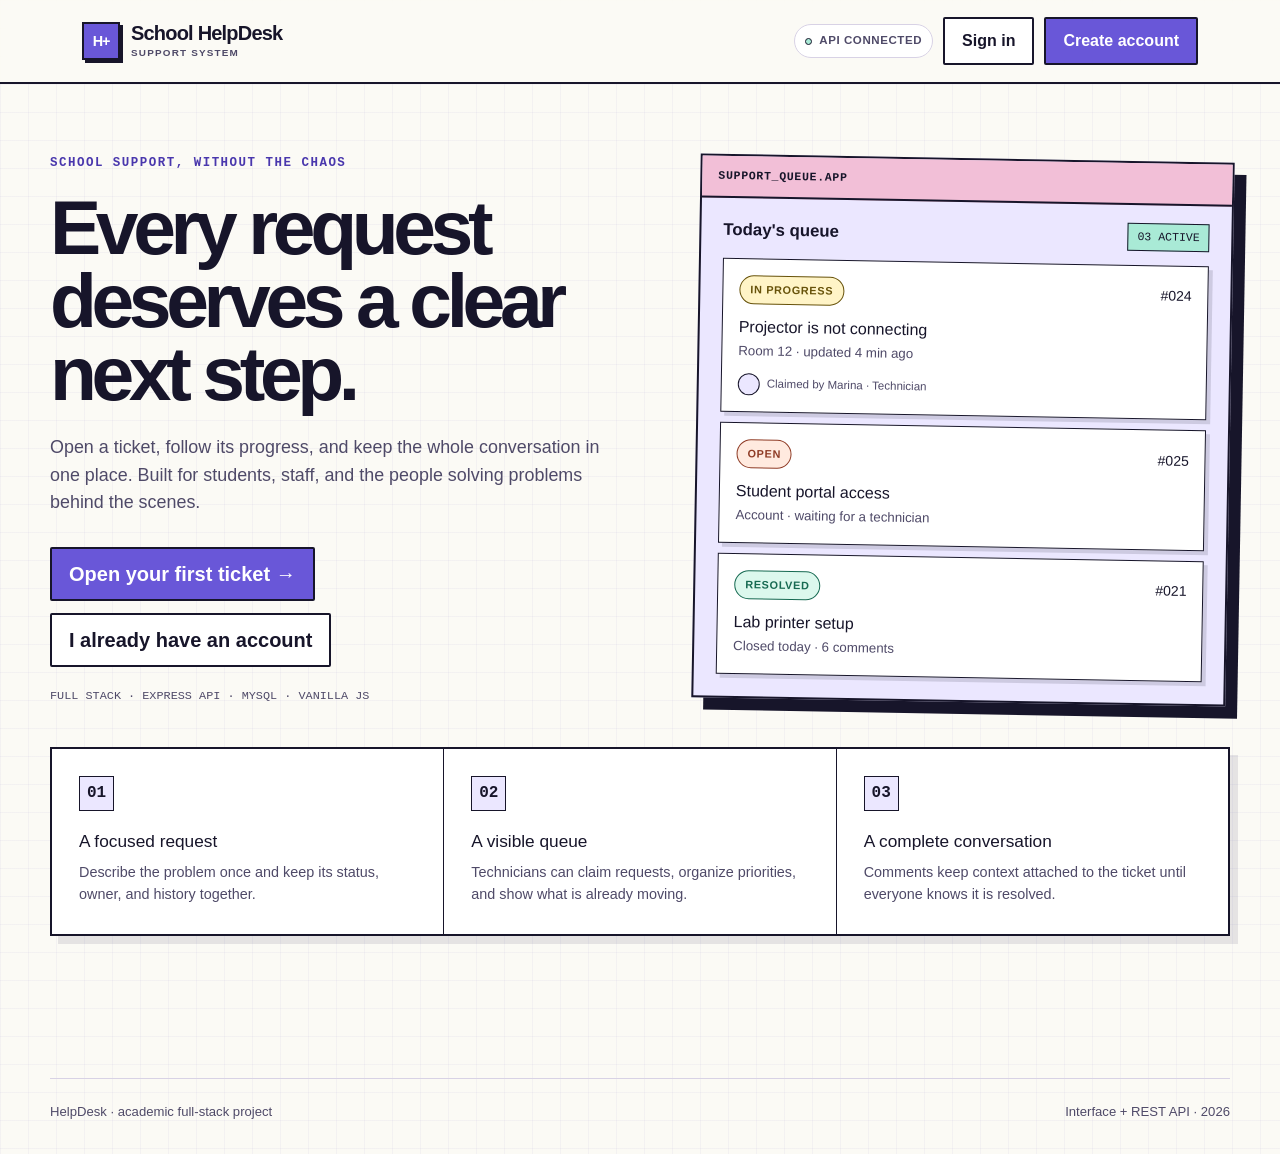
<file: index.html>
<!DOCTYPE html>
<html lang="en">
<head>
  <meta charset="UTF-8">
  <meta name="viewport" content="width=device-width, initial-scale=1.0">
  <meta name="description" content="A full-stack school support system for opening, organizing, and resolving requests.">
  <meta name="theme-color" content="#6957d8">
  <title>School HelpDesk — Support without the chaos</title>
  <link rel="icon" href="data:image/svg+xml,<svg xmlns=%22http://www.w3.org/2000/svg%22 viewBox=%220 0 64 64%22><rect width=%2264%22 height=%2264%22 rx=%2210%22 fill=%22%236957d8%22/><path d=%22M17 18v28M47 18v28M17 32h30%22 stroke=%22white%22 stroke-width=%228%22/></svg>">
  <link href="https://cdn.jsdelivr.net/npm/bootstrap@5.3.8/dist/css/bootstrap.min.css" rel="stylesheet" integrity="sha384-sRIl4kxILFvY47J16cr9ZwB07vP4J8+LH7qKQnuqkuIAvNWLzeN8tE5YBujZqJLB" crossorigin="anonymous">
  <link rel="stylesheet" href="css/style.css">
</head>
<body>
  <a class="skip-link" href="#content">Skip to content</a>
  <nav class="navbar navbar-roxa" aria-label="Main navigation">
    <div class="container">
      <a class="navbar-brand" href="index.html"><span class="brand-mark">H+</span><span class="brand-copy">School HelpDesk<small>support system</small></span></a>
      <div class="nav-actions"><span class="service-pill">API connected</span><a class="btn btn-outline-primary" href="login.html">Sign in</a><a class="btn btn-primary" href="cadastro.html">Create account</a></div>
    </div>
  </nav>

  <main class="container" id="content">
    <section class="hero-simples">
      <div class="conteudo-hero">
        <p class="eyebrow">School support, without the chaos</p>
        <h1>Every request deserves a clear next step.</h1>
        <p class="lead">Open a ticket, follow its progress, and keep the whole conversation in one place. Built for students, staff, and the people solving problems behind the scenes.</p>
        <div class="hero-actions"><a class="btn btn-primary btn-lg" href="cadastro.html">Open your first ticket →</a><a class="btn btn-outline-primary btn-lg" href="login.html">I already have an account</a></div>
        <p class="micro-copy">FULL STACK · EXPRESS API · MYSQL · VANILLA JS</p>
      </div>

      <div class="desk-preview" aria-label="Ticket queue preview">
        <div class="preview-toolbar"><strong>Today&apos;s queue</strong><span class="preview-count">03 ACTIVE</span></div>
        <article class="ticket-preview"><header><span class="status atendimento">In progress</span><small>#024</small></header><h3>Projector is not connecting</h3><p>Room 12 · updated 4 min ago</p><div class="preview-assignee"><i></i><span>Claimed by Marina · Technician</span></div></article>
        <article class="ticket-preview"><header><span class="status aberto">Open</span><small>#025</small></header><h3>Student portal access</h3><p>Account · waiting for a technician</p></article>
        <article class="ticket-preview"><header><span class="status concluido">Resolved</span><small>#021</small></header><h3>Lab printer setup</h3><p>Closed today · 6 comments</p></article>
      </div>
    </section>

    <section class="feature-strip" aria-label="Main features">
      <article><span>01</span><h2>A focused request</h2><p>Describe the problem once and keep its status, owner, and history together.</p></article>
      <article><span>02</span><h2>A visible queue</h2><p>Technicians can claim requests, organize priorities, and show what is already moving.</p></article>
      <article><span>03</span><h2>A complete conversation</h2><p>Comments keep context attached to the ticket until everyone knows it is resolved.</p></article>
    </section>
  </main>

  <footer class="d-flex flex-wrap justify-content-between gap-2"><span>HelpDesk · academic full-stack project</span><span>Interface + REST API · 2026</span></footer>
  <script src="https://cdn.jsdelivr.net/npm/bootstrap@5.3.8/dist/js/bootstrap.bundle.min.js" integrity="sha384-FKyoEForCGlyvwx9Hj09JcYn3nv7wiPVlz7YYwJrWVcXK/BmnVDxM+D2scQbITxI" crossorigin="anonymous"></script>
</body>
</html>
</file>
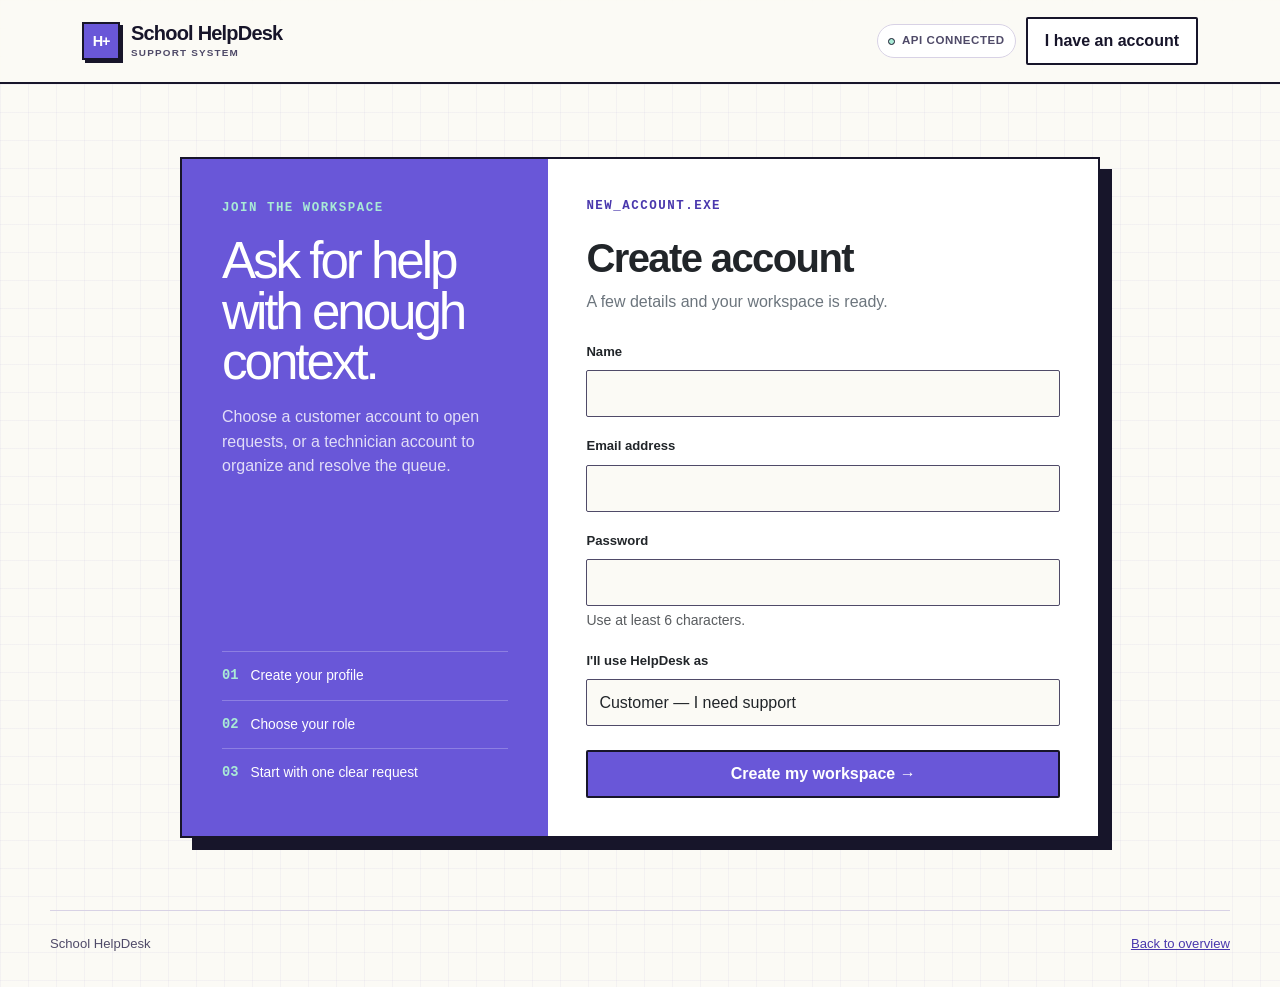
<file: cadastro.html>
<!DOCTYPE html>
<html lang="en">
<head>
  <meta charset="UTF-8"><meta name="viewport" content="width=device-width, initial-scale=1.0">
  <meta name="theme-color" content="#6957d8"><title>Create account | School HelpDesk</title>
  <link href="https://cdn.jsdelivr.net/npm/bootstrap@5.3.8/dist/css/bootstrap.min.css" rel="stylesheet" integrity="sha384-sRIl4kxILFvY47J16cr9ZwB07vP4J8+LH7qKQnuqkuIAvNWLzeN8tE5YBujZqJLB" crossorigin="anonymous"><link rel="stylesheet" href="css/style.css">
</head>
<body>
  <a class="skip-link" href="#content">Skip to content</a>
  <nav class="navbar navbar-roxa"><div class="container"><a class="navbar-brand" href="index.html"><span class="brand-mark">H+</span><span class="brand-copy">School HelpDesk<small>support system</small></span></a><div class="nav-actions"><span class="service-pill" id="service-status">API connected</span><a class="btn btn-outline-primary" href="login.html">I have an account</a></div></div></nav>
  <main class="container" id="content">
    <section class="auth-shell">
      <aside class="auth-aside"><div><p class="eyebrow">Join the workspace</p><h1>Ask for help with enough context.</h1><p>Choose a customer account to open requests, or a technician account to organize and resolve the queue.</p></div><ol><li>Create your profile</li><li>Choose your role</li><li>Start with one clear request</li></ol></aside>
      <div class="auth-panel"><section class="card card-form"><div class="card-body p-0">
        <p class="eyebrow">NEW_ACCOUNT.EXE</p><h2 class="h1 mb-2">Create account</h2><p class="text-secondary mb-4">A few details and your workspace is ready.</p>
        <div id="mensagem" class="mensagem escondido" role="status"></div>
        <form id="form-cadastro"><div class="mb-3"><label class="form-label" for="nome">Name</label><input class="form-control" id="nome" name="nome" autocomplete="name" required minlength="3"></div><div class="mb-3"><label class="form-label" for="email">Email address</label><input class="form-control" id="email" name="email" type="email" autocomplete="email" required></div><div class="mb-3"><label class="form-label" for="senha">Password</label><input class="form-control" id="senha" name="senha" type="password" autocomplete="new-password" minlength="6" required><div class="form-text">Use at least 6 characters.</div></div><div class="mb-4"><label class="form-label" for="tipo">I&apos;ll use HelpDesk as</label><select class="form-select" id="tipo" name="tipo"><option value="cliente">Customer — I need support</option><option value="tecnico">Technician — I resolve requests</option></select></div><button class="btn btn-primary w-100" type="submit">Create my workspace →</button></form>
      </div></section></div>
    </section>
  </main>
  <footer class="d-flex justify-content-between"><span>School HelpDesk</span><a href="index.html">Back to overview</a></footer>
  <script src="https://cdn.jsdelivr.net/npm/bootstrap@5.3.8/dist/js/bootstrap.bundle.min.js" integrity="sha384-FKyoEForCGlyvwx9Hj09JcYn3nv7wiPVlz7YYwJrWVcXK/BmnVDxM+D2scQbITxI" crossorigin="anonymous"></script><script src="js/api.js"></script><script src="js/auth.js"></script>
</body>
</html>
</file>
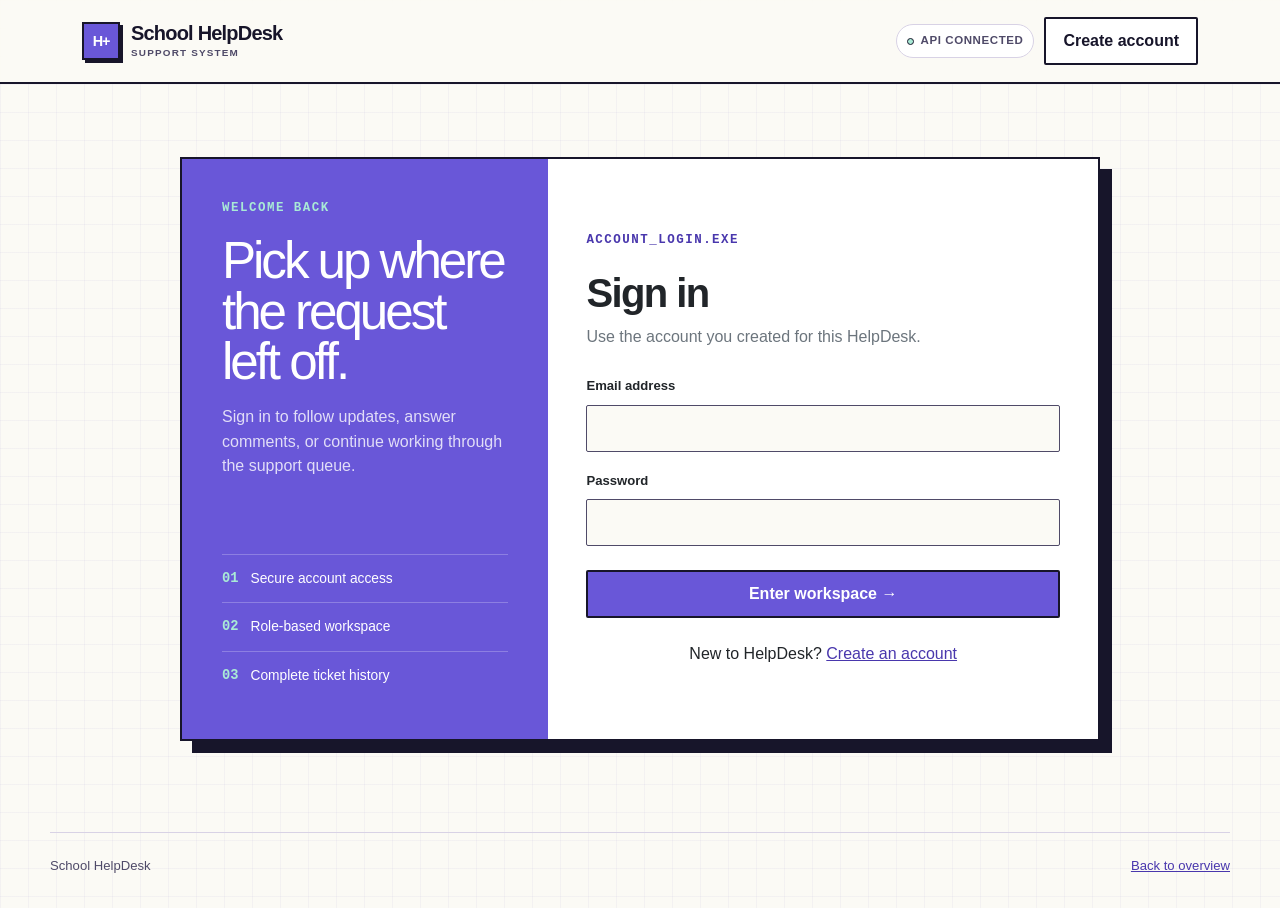
<file: chamado.html>
<!DOCTYPE html>
<html lang="en">
<head>
  <meta charset="UTF-8"><meta name="viewport" content="width=device-width, initial-scale=1.0">
  <meta name="theme-color" content="#6957d8"><title>Ticket details | School HelpDesk</title>
  <link href="https://cdn.jsdelivr.net/npm/bootstrap@5.3.8/dist/css/bootstrap.min.css" rel="stylesheet" integrity="sha384-sRIl4kxILFvY47J16cr9ZwB07vP4J8+LH7qKQnuqkuIAvNWLzeN8tE5YBujZqJLB" crossorigin="anonymous"><link rel="stylesheet" href="css/style.css">
</head>
<body>
  <a class="skip-link" href="#content">Skip to content</a>
  <nav class="navbar navbar-roxa"><div class="container"><a class="navbar-brand" href="chamados.html"><span class="brand-mark">H+</span><span class="brand-copy">School HelpDesk<small>ticket workspace</small></span></a><div class="nav-actions"><span class="service-pill" id="service-status">API connected</span><a class="btn btn-outline-primary" href="chamados.html">← Queue</a><span class="nav-user" id="usuario-logado"></span><button class="btn btn-outline-primary" data-logout>Sign out</button></div></div></nav>
  <main class="container detalhes-container" id="content">
    <header class="page-heading"><div><p class="eyebrow">REQUEST_DETAILS.TXT</p><h1>Ticket details</h1><p>The request, its owner, and the complete conversation.</p></div></header>
    <div id="mensagem" class="mensagem escondido" role="status"></div>
    <section id="detalhes-chamado" class="card mb-4"><p>Loading ticket details…</p></section>
    <section id="edicao" class="card mb-4 escondido"><div class="card-body p-4 p-md-5"><p class="eyebrow">EDIT_REQUEST.TXT</p><h2 class="h3 mb-3">Edit ticket</h2><form id="form-edicao"><div class="mb-3"><label class="form-label" for="editar-titulo">Title</label><input class="form-control" id="editar-titulo" required></div><div class="mb-3"><label class="form-label" for="editar-descricao">Description</label><textarea class="form-control" id="editar-descricao" rows="5" minlength="10" required></textarea></div><div class="d-flex gap-2"><button class="btn btn-primary">Save changes</button><button type="button" class="btn btn-outline-primary" id="cancelar-edicao">Cancel</button></div></form></div></section>
    <section class="card"><div class="card-body p-4 p-md-5"><p class="eyebrow">CONVERSATION.LOG</p><h2 class="h3 mb-3">Comments</h2><div id="lista-comentarios"><p class="muted">Loading comments…</p></div><form id="form-comentario" class="mt-4"><label class="form-label" for="comentario">Add context or an update</label><textarea class="form-control" id="comentario" rows="3" maxlength="2000" required></textarea><button class="btn btn-primary mt-3">Post comment →</button></form></div></section>
  </main>
  <footer class="d-flex flex-wrap justify-content-between gap-2"><span>School HelpDesk · ticket workspace</span><a href="chamados.html">Return to queue</a></footer>
  <script src="https://cdn.jsdelivr.net/npm/bootstrap@5.3.8/dist/js/bootstrap.bundle.min.js" integrity="sha384-FKyoEForCGlyvwx9Hj09JcYn3nv7wiPVlz7YYwJrWVcXK/BmnVDxM+D2scQbITxI" crossorigin="anonymous"></script><script src="js/api.js"></script><script src="js/auth.js"></script><script src="js/chamados.js"></script>
</body>
</html>
</file>
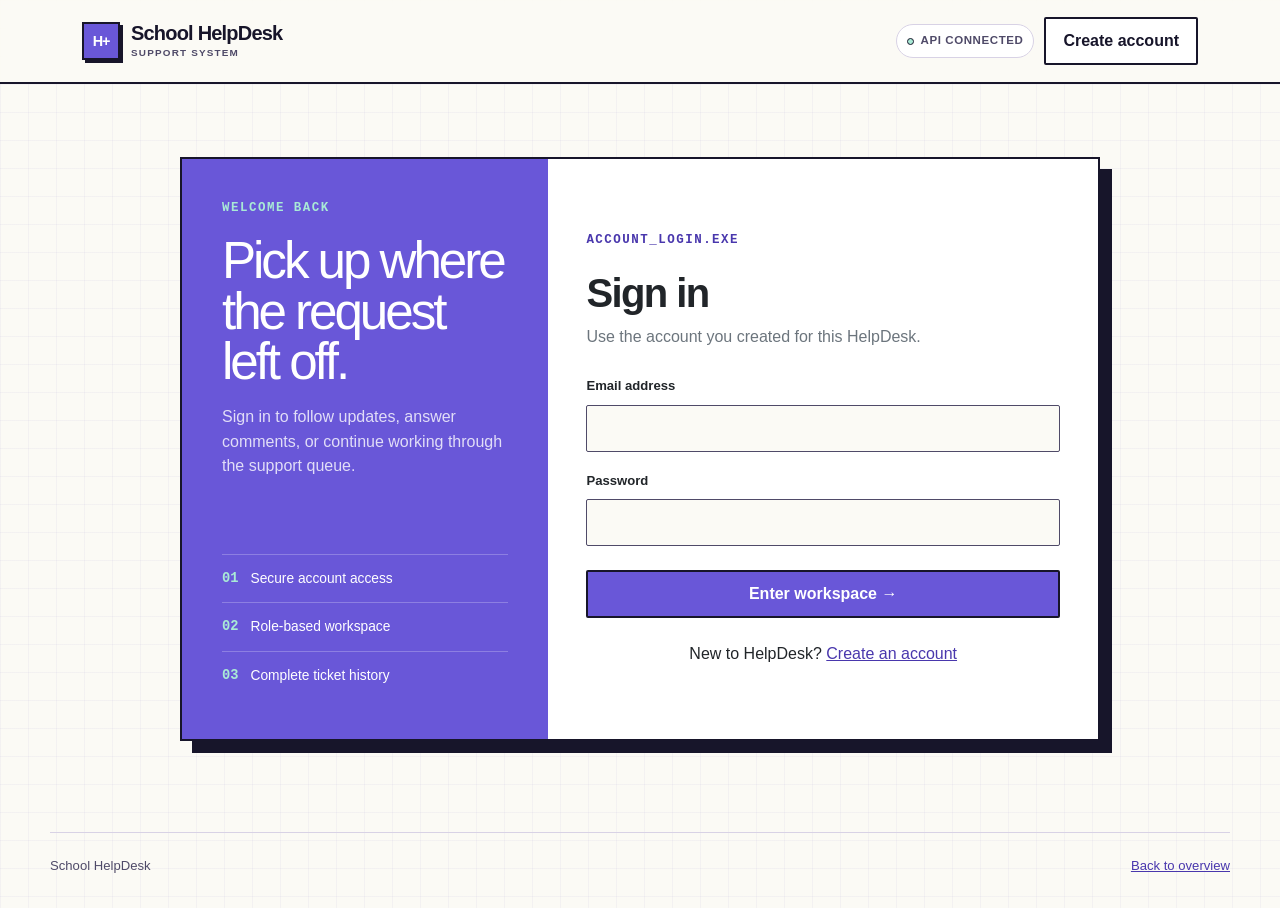
<file: chamados.html>
<!DOCTYPE html>
<html lang="en">
<head>
  <meta charset="UTF-8"><meta name="viewport" content="width=device-width, initial-scale=1.0">
  <meta name="theme-color" content="#6957d8"><title>Ticket queue | School HelpDesk</title>
  <link href="https://cdn.jsdelivr.net/npm/bootstrap@5.3.8/dist/css/bootstrap.min.css" rel="stylesheet" integrity="sha384-sRIl4kxILFvY47J16cr9ZwB07vP4J8+LH7qKQnuqkuIAvNWLzeN8tE5YBujZqJLB" crossorigin="anonymous"><link rel="stylesheet" href="css/style.css">
</head>
<body>
  <a class="skip-link" href="#content">Skip to content</a>
  <nav class="navbar navbar-roxa"><div class="container"><a class="navbar-brand" href="chamados.html"><span class="brand-mark">H+</span><span class="brand-copy">School HelpDesk<small>ticket workspace</small></span></a><div class="nav-actions"><span class="service-pill" id="service-status">API connected</span><span class="nav-user" id="usuario-logado"></span><button class="btn btn-outline-primary" data-logout>Sign out</button></div></div></nav>
  <main class="container" id="content">
    <header class="page-heading"><div><p class="eyebrow">SUPPORT_QUEUE.APP</p><h1>Ticket queue</h1><p id="descricao-lista">Track your support requests and keep every update together.</p></div><button class="btn btn-primary btn-lg" id="botao-novo">+ Open ticket</button></header>
    <div id="mensagem" class="mensagem escondido" role="status"></div>

    <section id="painel-novo" class="card escondido"><div class="card-body p-4 p-md-5"><p class="eyebrow">NEW_REQUEST.TXT</p><h2 class="h3 mb-3">What do you need help with?</h2><form id="form-chamado"><div class="mb-3"><label class="form-label" for="titulo">Short title</label><input class="form-control" id="titulo" name="titulo" maxlength="150" placeholder="Example: Projector is not connecting" required></div><div class="mb-3"><label class="form-label" for="descricao">What happened?</label><textarea class="form-control" id="descricao" name="descricao" rows="5" minlength="10" placeholder="Add the location, what you tried, and what you expected to happen." required></textarea></div><div class="d-flex flex-wrap gap-2"><button class="btn btn-primary" type="submit">Submit ticket →</button><button type="button" class="btn btn-outline-primary" id="cancelar-novo">Cancel</button></div></form></div></section>

    <div class="queue-layout">
      <aside class="queue-sidebar"><h2>FILTER_QUEUE</h2><div class="filtros"><button class="btn filtro ativo" data-filtro="Todos">All tickets</button><button class="btn filtro" data-filtro="Aberto">Open</button><button class="btn filtro" data-filtro="Em Atendimento">In progress</button><button class="btn filtro" data-filtro="Concluído">Resolved</button></div></aside>
      <section><div id="lista-chamados" class="grade" aria-live="polite"><div class="painel vazio">Loading the ticket queue…</div></div></section>
    </div>
  </main>
  <footer class="d-flex flex-wrap justify-content-between gap-2"><span>School HelpDesk · authenticated workspace</span><span>Your session is stored in this browser.</span></footer>
  <script src="https://cdn.jsdelivr.net/npm/bootstrap@5.3.8/dist/js/bootstrap.bundle.min.js" integrity="sha384-FKyoEForCGlyvwx9Hj09JcYn3nv7wiPVlz7YYwJrWVcXK/BmnVDxM+D2scQbITxI" crossorigin="anonymous"></script><script src="js/api.js"></script><script src="js/auth.js"></script><script src="js/chamados.js"></script>
</body>
</html>
</file>
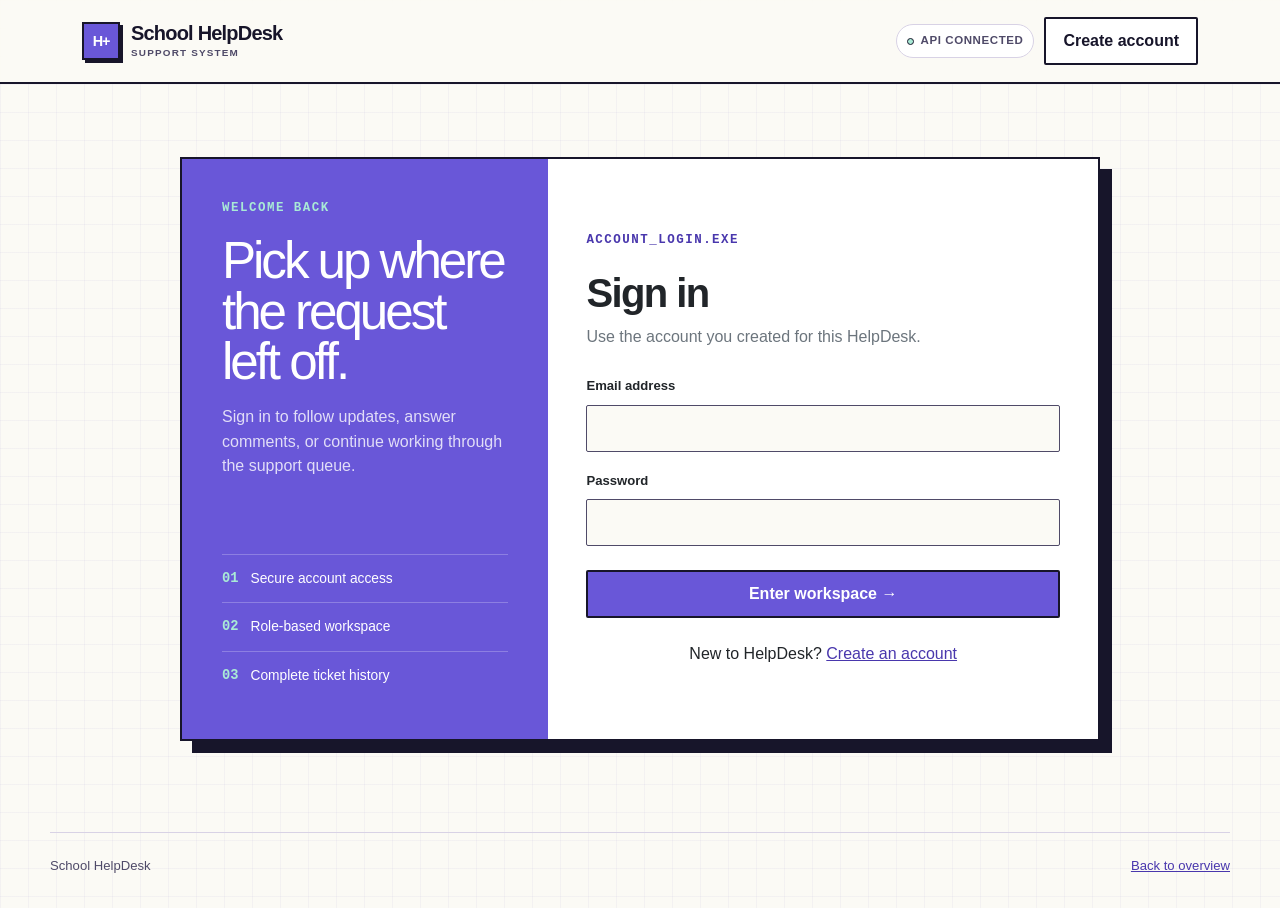
<file: login.html>
<!DOCTYPE html>
<html lang="en">
<head>
  <meta charset="UTF-8"><meta name="viewport" content="width=device-width, initial-scale=1.0">
  <meta name="theme-color" content="#6957d8"><title>Sign in | School HelpDesk</title>
  <link href="https://cdn.jsdelivr.net/npm/bootstrap@5.3.8/dist/css/bootstrap.min.css" rel="stylesheet" integrity="sha384-sRIl4kxILFvY47J16cr9ZwB07vP4J8+LH7qKQnuqkuIAvNWLzeN8tE5YBujZqJLB" crossorigin="anonymous">
  <link rel="stylesheet" href="css/style.css">
</head>
<body>
  <a class="skip-link" href="#content">Skip to content</a>
  <nav class="navbar navbar-roxa"><div class="container"><a class="navbar-brand" href="index.html"><span class="brand-mark">H+</span><span class="brand-copy">School HelpDesk<small>support system</small></span></a><div class="nav-actions"><span class="service-pill" id="service-status">API connected</span><a class="btn btn-outline-primary" href="cadastro.html">Create account</a></div></div></nav>
  <main class="container" id="content">
    <section class="auth-shell">
      <aside class="auth-aside"><div><p class="eyebrow">Welcome back</p><h1>Pick up where the request left off.</h1><p>Sign in to follow updates, answer comments, or continue working through the support queue.</p></div><ol><li>Secure account access</li><li>Role-based workspace</li><li>Complete ticket history</li></ol></aside>
      <div class="auth-panel"><section class="card card-form"><div class="card-body p-0">
        <p class="eyebrow">ACCOUNT_LOGIN.EXE</p><h2 class="h1 mb-2">Sign in</h2><p class="text-secondary mb-4">Use the account you created for this HelpDesk.</p>
        <div id="mensagem" class="mensagem escondido" role="status"></div>
        <form id="form-login"><div class="mb-3"><label class="form-label" for="email">Email address</label><input class="form-control" id="email" name="email" type="email" autocomplete="email" required></div><div class="mb-4"><label class="form-label" for="senha">Password</label><input class="form-control" id="senha" name="senha" type="password" autocomplete="current-password" required></div><button class="btn btn-primary w-100" type="submit">Enter workspace →</button></form>
        <p class="text-center mt-4 mb-0">New to HelpDesk? <a href="cadastro.html">Create an account</a></p>
      </div></section></div>
    </section>
  </main>
  <footer class="d-flex justify-content-between"><span>School HelpDesk</span><a href="index.html">Back to overview</a></footer>
  <script src="https://cdn.jsdelivr.net/npm/bootstrap@5.3.8/dist/js/bootstrap.bundle.min.js" integrity="sha384-FKyoEForCGlyvwx9Hj09JcYn3nv7wiPVlz7YYwJrWVcXK/BmnVDxM+D2scQbITxI" crossorigin="anonymous"></script><script src="js/api.js"></script><script src="js/auth.js"></script>
</body>
</html>
</file>
<file: css/style.css>
:root {
  --ink: #17152a;
  --ink-soft: #4f4a68;
  --paper: #fbfaf5;
  --paper-deep: #f1eee6;
  --purple: #6957d8;
  --purple-dark: #4937ad;
  --purple-pale: #ebe7ff;
  --mint: #a9ead6;
  --pink: #f2bfd7;
  --line: #d8d2e5;
  --white: #fff;
  --danger: #b4233d;
  --success: #176a52;
  --shadow: 8px 8px 0 rgba(45, 36, 83, .11);
}

* { box-sizing: border-box; }

html { scroll-behavior: smooth; }

body {
  min-height: 100vh;
  margin: 0;
  color: var(--ink);
  background-color: var(--paper);
  background-image:
    linear-gradient(rgba(73, 55, 173, .045) 1px, transparent 1px),
    linear-gradient(90deg, rgba(73, 55, 173, .045) 1px, transparent 1px);
  background-size: 28px 28px;
  font-family: Inter, ui-sans-serif, -apple-system, BlinkMacSystemFont, "Segoe UI", sans-serif;
  line-height: 1.55;
}

a { color: var(--purple-dark); }
a:hover { color: var(--purple); }

.skip-link {
  position: fixed;
  top: 8px;
  left: 8px;
  z-index: 100;
  padding: 10px 14px;
  color: var(--white);
  background: var(--ink);
  transform: translateY(-160%);
}
.skip-link:focus { transform: translateY(0); }

.navbar-roxa {
  width: 100%;
  padding: 17px 0;
  background: rgba(251, 250, 245, .92);
  border-bottom: 2px solid var(--ink);
  backdrop-filter: blur(12px);
}

.navbar-roxa .container { gap: 20px; }

.navbar-brand {
  display: inline-flex;
  align-items: center;
  gap: 11px;
  color: var(--ink);
  font-weight: 800;
  letter-spacing: -.04em;
}

.brand-mark {
  display: inline-grid;
  width: 38px;
  height: 38px;
  place-items: center;
  color: var(--white);
  background: var(--purple);
  border: 2px solid var(--ink);
  box-shadow: 3px 3px 0 var(--ink);
  font-size: .9rem;
  letter-spacing: -.08em;
}

.brand-copy { display: grid; line-height: 1.05; }
.brand-copy small { margin-top: 4px; color: var(--ink-soft); font-size: .62rem; font-weight: 650; letter-spacing: .12em; text-transform: uppercase; }

.nav-actions { display: flex; align-items: center; flex-wrap: wrap; justify-content: flex-end; gap: 10px; }
.nav-user { color: var(--ink-soft); font-size: .82rem; font-weight: 650; }

.service-pill {
  display: inline-flex;
  align-items: center;
  gap: 7px;
  padding: 7px 10px;
  color: var(--ink-soft);
  background: var(--white);
  border: 1px solid var(--line);
  border-radius: 999px;
  font-size: .72rem;
  font-weight: 750;
  letter-spacing: .05em;
  text-transform: uppercase;
}
.service-pill::before { content: ""; width: 7px; height: 7px; background: var(--mint); border: 1px solid var(--ink); border-radius: 50%; }
.service-pill.is-waking::before { background: #f3c96c; animation: pulse 1s infinite alternate; }
.service-pill.is-error::before { background: #f38ba0; }

body > main.container {
  width: min(1180px, calc(100% - 40px));
  max-width: 1180px;
  min-height: calc(100vh - 152px);
  margin: 0 auto;
  padding: 58px 0 72px !important;
}

body > footer {
  width: min(1180px, calc(100% - 40px));
  margin: 0 auto;
  padding: 23px 0 32px !important;
  color: var(--ink-soft) !important;
  border-top: 1px solid var(--line);
  font-size: .82rem;
}

.eyebrow {
  margin: 0 0 18px;
  color: var(--purple-dark);
  font-family: "SFMono-Regular", Consolas, monospace;
  font-size: .78rem;
  font-weight: 800;
  letter-spacing: .12em;
  text-transform: uppercase;
}

.hero-simples {
  display: grid;
  min-height: 575px;
  grid-template-columns: minmax(0, 1.02fr) minmax(430px, .98fr);
  align-items: center;
  gap: clamp(42px, 7vw, 96px);
}

.conteudo-hero { max-width: 650px; }

.conteudo-hero h1 {
  max-width: 680px;
  margin: 0 0 24px;
  font-size: clamp(3rem, 6vw, 5.5rem);
  line-height: .95;
  font-weight: 850;
  letter-spacing: -.07em;
}

.conteudo-hero .lead {
  max-width: 610px;
  margin-bottom: 30px;
  color: var(--ink-soft);
  font-size: clamp(1rem, 1.4vw, 1.2rem);
}

.hero-actions { display: flex; flex-wrap: wrap; gap: 12px; }
.micro-copy { margin: 20px 0 0; color: var(--ink-soft); font-family: "SFMono-Regular", Consolas, monospace; font-size: .74rem; }

.btn {
  min-height: 44px;
  padding: 10px 17px;
  border-width: 2px;
  border-radius: 2px;
  font-weight: 750;
  transition: transform .16s ease, box-shadow .16s ease, background-color .16s ease;
}
.btn:hover { transform: translate(-2px, -2px); box-shadow: 3px 3px 0 var(--ink); }
.btn:focus-visible { outline: 3px solid var(--mint); outline-offset: 3px; }
.btn-primary {
  --bs-btn-bg: var(--purple);
  --bs-btn-border-color: var(--ink);
  --bs-btn-hover-bg: var(--purple-dark);
  --bs-btn-hover-border-color: var(--ink);
  --bs-btn-active-bg: var(--purple-dark);
  --bs-btn-active-border-color: var(--ink);
}
.btn-outline-primary {
  --bs-btn-color: var(--ink);
  --bs-btn-border-color: var(--ink);
  --bs-btn-hover-bg: var(--purple-pale);
  --bs-btn-hover-color: var(--ink);
  --bs-btn-hover-border-color: var(--ink);
  background: var(--white);
}

.desk-preview {
  position: relative;
  padding: 22px;
  background: var(--purple-pale);
  border: 2px solid var(--ink);
  box-shadow: 12px 12px 0 var(--ink);
  transform: rotate(1deg);
}
.desk-preview::before {
  content: "SUPPORT_QUEUE.APP";
  display: block;
  margin: -22px -22px 18px;
  padding: 11px 16px;
  background: var(--pink);
  border-bottom: 2px solid var(--ink);
  font-family: "SFMono-Regular", Consolas, monospace;
  font-size: .72rem;
  font-weight: 800;
  letter-spacing: .06em;
}
.preview-toolbar { display: flex; align-items: center; justify-content: space-between; gap: 12px; margin-bottom: 14px; }
.preview-toolbar strong { font-size: 1.05rem; }
.preview-count { padding: 4px 9px; background: var(--mint); border: 1px solid var(--ink); font-family: monospace; font-size: .72rem; }
.ticket-preview { padding: 16px; margin-top: 10px; background: var(--white); border: 1px solid var(--ink); box-shadow: 4px 4px 0 rgba(23, 21, 42, .14); }
.ticket-preview header { display: flex; align-items: center; justify-content: space-between; gap: 10px; }
.ticket-preview h3 { margin: 13px 0 5px; font-size: 1rem; }
.ticket-preview p { margin: 0; color: var(--ink-soft); font-size: .83rem; }
.preview-assignee { display: flex; align-items: center; gap: 7px; margin-top: 12px; color: var(--ink-soft); font-size: .72rem; }
.preview-assignee i { width: 22px; height: 22px; background: var(--purple-pale); border: 1px solid var(--ink); border-radius: 50%; }

.status {
  display: inline-flex;
  align-items: center;
  width: fit-content;
  padding: 5px 10px;
  border: 1px solid currentColor;
  border-radius: 999px;
  font-size: .68rem;
  font-weight: 800;
  letter-spacing: .06em;
  text-transform: uppercase;
}
.status.aberto { color: #8f3b25; background: #ffeadf; }
.status.atendimento { color: #67520a; background: #fff4c7; }
.status.concluido { color: #176a52; background: #dcf8ed; }

.feature-strip {
  display: grid;
  grid-template-columns: repeat(3, 1fr);
  gap: 1px;
  margin: 30px 0 70px;
  background: var(--ink);
  border: 2px solid var(--ink);
  box-shadow: var(--shadow);
}
.feature-strip article { min-height: 185px; padding: 27px; background: var(--white); }
.feature-strip span { display: inline-grid; width: 35px; height: 35px; place-items: center; background: var(--purple-pale); border: 1px solid var(--ink); font-family: monospace; font-weight: 800; }
.feature-strip h2 { margin: 20px 0 9px; font-size: 1.08rem; }
.feature-strip p { margin: 0; color: var(--ink-soft); font-size: .9rem; }

.auth-shell { display: grid; grid-template-columns: minmax(260px, .8fr) minmax(380px, 1.2fr); max-width: 920px; margin: 15px auto 0; border: 2px solid var(--ink); box-shadow: 12px 12px 0 var(--ink); }
.auth-aside { display: flex; flex-direction: column; justify-content: space-between; min-height: 580px; padding: 40px; background: var(--purple); color: var(--white); }
.auth-aside h1 { margin: 0 0 18px; font-size: clamp(2.2rem, 4vw, 3.8rem); line-height: .98; letter-spacing: -.06em; }
.auth-aside p { color: rgba(255,255,255,.8); }
.auth-aside .eyebrow { color: var(--mint); }
.auth-aside ol { padding: 0; margin: 32px 0 0; list-style: none; counter-reset: auth-steps; }
.auth-aside li { display: flex; gap: 12px; padding: 13px 0; border-top: 1px solid rgba(255,255,255,.24); font-size: .86rem; }
.auth-aside li::before { counter-increment: auth-steps; content: "0" counter(auth-steps); color: var(--mint); font-family: monospace; font-weight: 800; }
.auth-panel { display: grid; place-items: center; padding: 38px; background: var(--white); }

.card { background: var(--white); border: 1px solid var(--line); border-radius: 2px; box-shadow: none !important; }
.card-form { width: 100%; max-width: 520px; border: 0 !important; }
.card-form h2 { font-weight: 820; letter-spacing: -.04em; }
.form-control, .form-select {
  min-height: 47px;
  border: 1px solid var(--ink-soft);
  border-radius: 2px;
  background: var(--paper);
}
textarea.form-control { min-height: 120px; }
.form-control:focus, .form-select:focus { border-color: var(--purple); box-shadow: 0 0 0 .22rem rgba(105,87,216,.16); background: var(--white); }
.form-label { font-size: .82rem; font-weight: 750; }

.mensagem { padding: 13px 15px; margin-bottom: 18px; border: 1px solid currentColor; border-radius: 2px; font-size: .88rem; }
.mensagem.erro { color: #842029; background: #fce8eb; }
.mensagem.sucesso { color: var(--success); background: #e2f6ef; }
.escondido { display: none !important; }
.muted { color: var(--ink-soft); }

.page-heading { display: flex; align-items: end; justify-content: space-between; gap: 24px; margin-bottom: 30px; }
.page-heading h1 { margin: 0 0 6px; font-size: clamp(2.2rem, 5vw, 4.4rem); line-height: .96; letter-spacing: -.065em; }
.page-heading p { margin: 0; color: var(--ink-soft); }

.queue-layout { display: grid; grid-template-columns: 230px minmax(0, 1fr); align-items: start; gap: 28px; }
.queue-sidebar { position: sticky; top: 98px; padding: 18px; background: var(--purple-pale); border: 2px solid var(--ink); box-shadow: 5px 5px 0 var(--ink); }
.queue-sidebar h2 { margin: 0 0 15px; font-size: .8rem; font-family: monospace; letter-spacing: .09em; }
.filtros { display: grid !important; gap: 8px !important; margin: 0 !important; }
.filtro { justify-content: flex-start; color: var(--ink); background: var(--white); border: 1px solid var(--ink); }
.filtro:hover, .filtro.ativo { color: var(--white); background: var(--purple-dark); box-shadow: 2px 2px 0 var(--ink); }

.grade { display: grid; grid-template-columns: repeat(2, minmax(0, 1fr)); gap: 18px; }
.cartao, .painel { padding: 22px; background: var(--white); border: 1px solid var(--ink); border-radius: 2px; }
.cartao { display: flex; min-height: 270px; flex-direction: column; box-shadow: 5px 5px 0 rgba(23,21,42,.09) !important; }
.cartao h2 { margin: 17px 0 9px; font-size: 1.18rem; letter-spacing: -.02em; }
.cartao p { overflow-wrap: anywhere; }
.cartao .botao { margin-top: auto; align-self: flex-start; }
.cartao-topo { display: flex; align-items: center; justify-content: space-between; gap: 15px; }
.cartao-topo small { font-family: monospace; font-weight: 750; }
.painel.vazio { grid-column: 1 / -1; min-height: 220px; display: grid; place-items: center; color: var(--ink-soft); border-style: dashed; }

.acoes { display: flex; align-items: center; flex-wrap: wrap; gap: 9px; margin-top: 18px; }
.botao, .acoes button { display: inline-block; padding: 9px 15px; color: var(--white); background: var(--purple-dark); border: 2px solid var(--ink); border-radius: 2px; text-decoration: none; font-weight: 750; }
.botao:hover, .acoes button:hover { color: var(--white); transform: translate(-1px,-1px); box-shadow: 3px 3px 0 var(--ink); }
.botao.secundario, .acoes button.secundario { color: var(--ink); background: var(--white); }
.acoes button.perigo { color: var(--white); background: var(--danger); border-color: var(--ink); }

#painel-novo { margin-bottom: 28px !important; border: 2px solid var(--ink); box-shadow: var(--shadow) !important; }
.detalhes-container { max-width: 920px !important; }
#detalhes-chamado { padding: 30px; border: 2px solid var(--ink); box-shadow: var(--shadow) !important; }
#detalhes-chamado h1 { margin: 24px 0 12px; font-size: clamp(1.8rem, 4vw, 3rem); letter-spacing: -.05em; }
.descricao { margin: 20px 0; white-space: pre-wrap; }
.metadados { display: grid; grid-template-columns: repeat(3, 1fr); gap: 1px; margin-top: 25px; padding: 1px; background: var(--ink); }
.metadados span { min-height: 85px; padding: 15px; color: var(--ink-soft); background: var(--paper); font-size: .82rem; }
.metadados strong { display: block; margin-bottom: 5px; color: var(--ink); font-family: monospace; font-size: .7rem; letter-spacing: .07em; text-transform: uppercase; }
.controle-status { padding: 18px; margin-top: 20px; background: var(--purple-pale); border: 1px solid var(--ink); }
.controle-status select { flex: 1; min-width: 190px; padding: 9px 12px; border: 1px solid var(--ink); background: var(--white); }
.comentario { padding: 17px 0 17px 17px; border-left: 3px solid var(--purple); border-bottom: 1px solid var(--line); }
.comentario > div { display: flex; align-items: center; gap: 9px; }
.comentario span { color: var(--purple-dark); font-size: .72rem; font-weight: 750; text-transform: uppercase; }
.comentario p { margin: 8px 0; white-space: pre-wrap; }
.comentario small { color: var(--ink-soft); }

@keyframes pulse { to { opacity: .4; } }

@media (max-width: 920px) {
  .hero-simples { min-height: auto; grid-template-columns: 1fr; padding: 28px 0 40px; }
  .desk-preview { max-width: 620px; transform: none; }
  .feature-strip { grid-template-columns: 1fr; }
  .feature-strip article { min-height: auto; }
  .auth-shell { grid-template-columns: 1fr; }
  .auth-aside { min-height: auto; }
  .auth-aside ol { display: none; }
  .queue-layout { grid-template-columns: 1fr; }
  .queue-sidebar { position: static; }
  .filtros { display: flex !important; flex-wrap: wrap; }
}

@media (max-width: 680px) {
  .navbar-roxa { padding: 12px 0; }
  .navbar-roxa .container { align-items: flex-start; }
  .brand-copy small, .service-pill { display: none; }
  .nav-actions { gap: 6px; }
  .nav-actions .btn { min-height: 38px; padding: 7px 10px; font-size: .78rem; }
  body > main.container { width: min(100% - 28px, 1180px); padding: 38px 0 55px !important; }
  body > footer { width: min(100% - 28px, 1180px); }
  .conteudo-hero h1 { font-size: clamp(2.8rem, 15vw, 4.5rem); }
  .desk-preview { padding: 16px; box-shadow: 7px 7px 0 var(--ink); }
  .desk-preview::before { margin: -16px -16px 14px; }
  .hero-actions .btn { width: 100%; }
  .feature-strip { margin-bottom: 35px; box-shadow: 6px 6px 0 rgba(45,36,83,.11); }
  .auth-shell { margin: 0; box-shadow: 7px 7px 0 var(--ink); }
  .auth-aside, .auth-panel { padding: 27px 22px; }
  .auth-aside h1 { font-size: 2.7rem; }
  .page-heading { align-items: flex-start; flex-direction: column; }
  .page-heading .btn { width: 100%; }
  .grade { grid-template-columns: 1fr; }
  .metadados { grid-template-columns: 1fr; }
  #detalhes-chamado { padding: 20px; }
  .nav-user { max-width: 110px; overflow: hidden; text-overflow: ellipsis; white-space: nowrap; }
}

@media (prefers-reduced-motion: reduce) {
  *, *::before, *::after { scroll-behavior: auto !important; animation: none !important; transition: none !important; }
}
</file>
